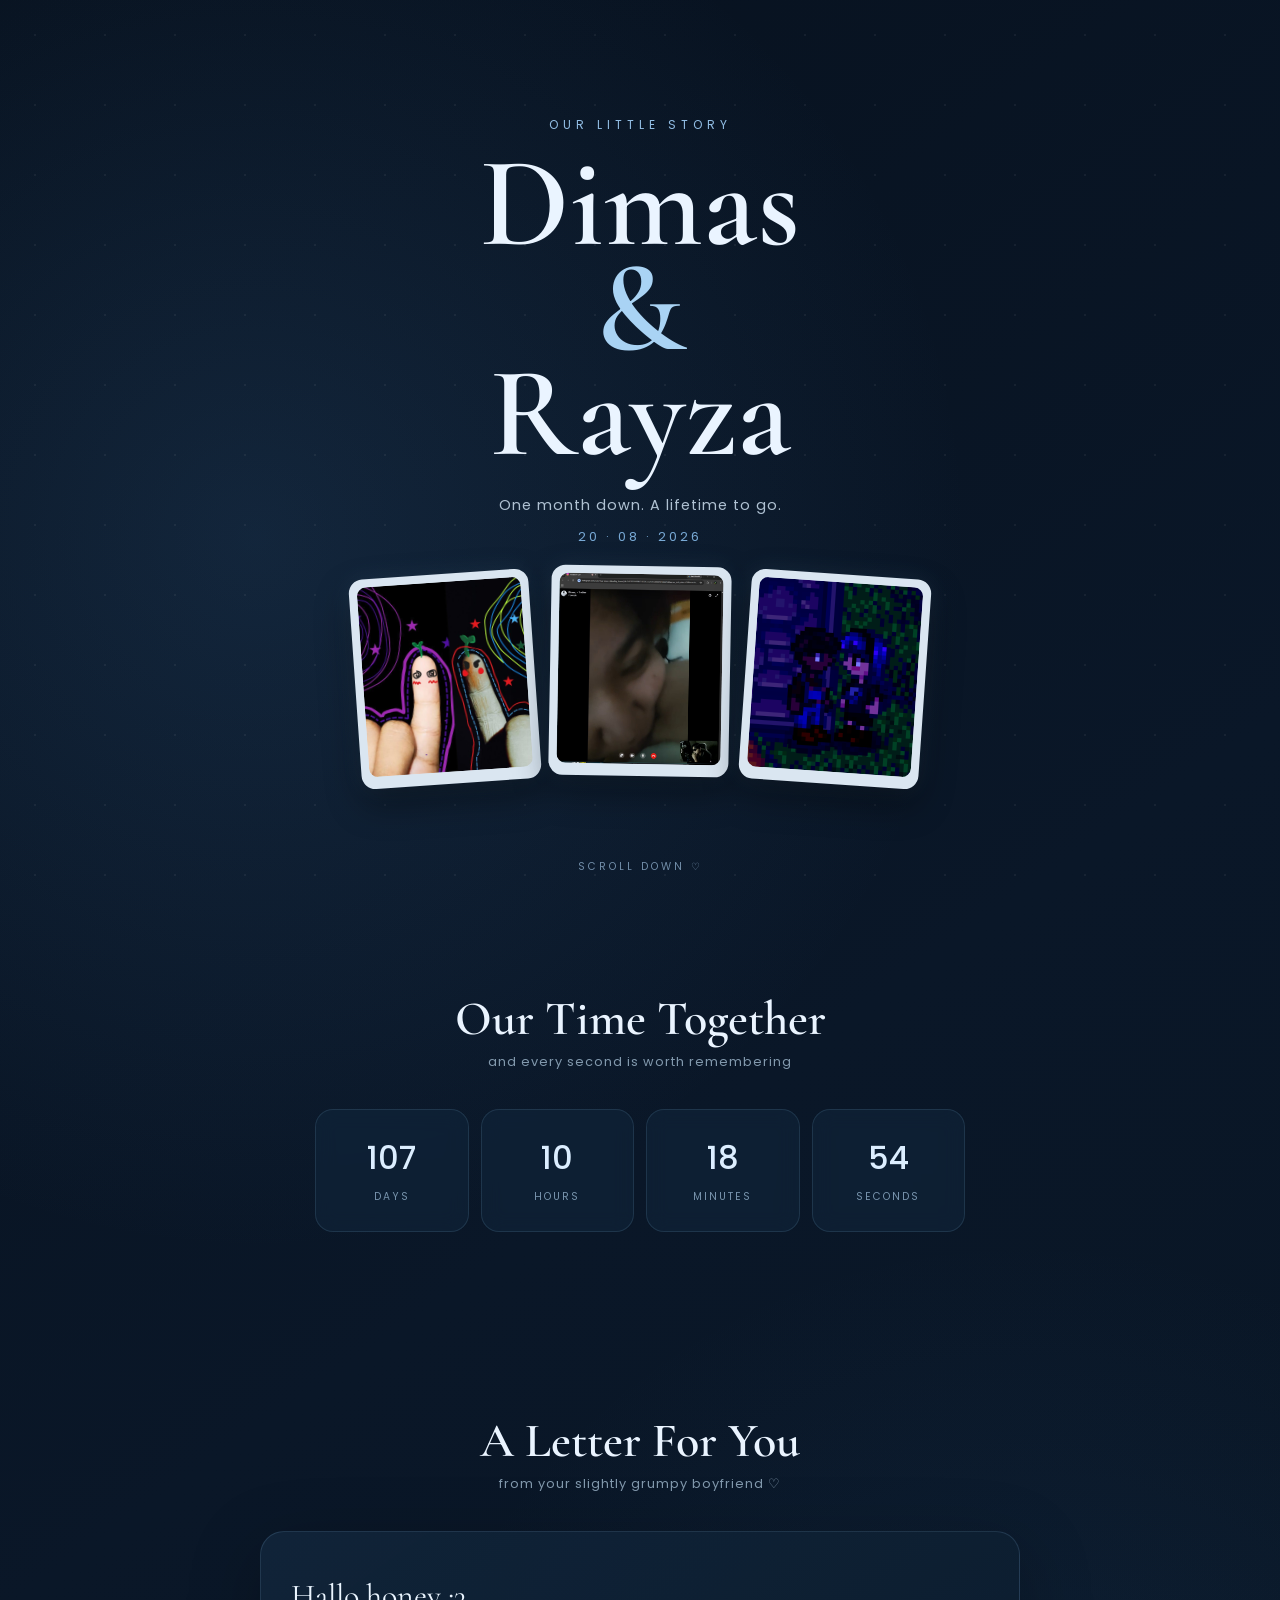
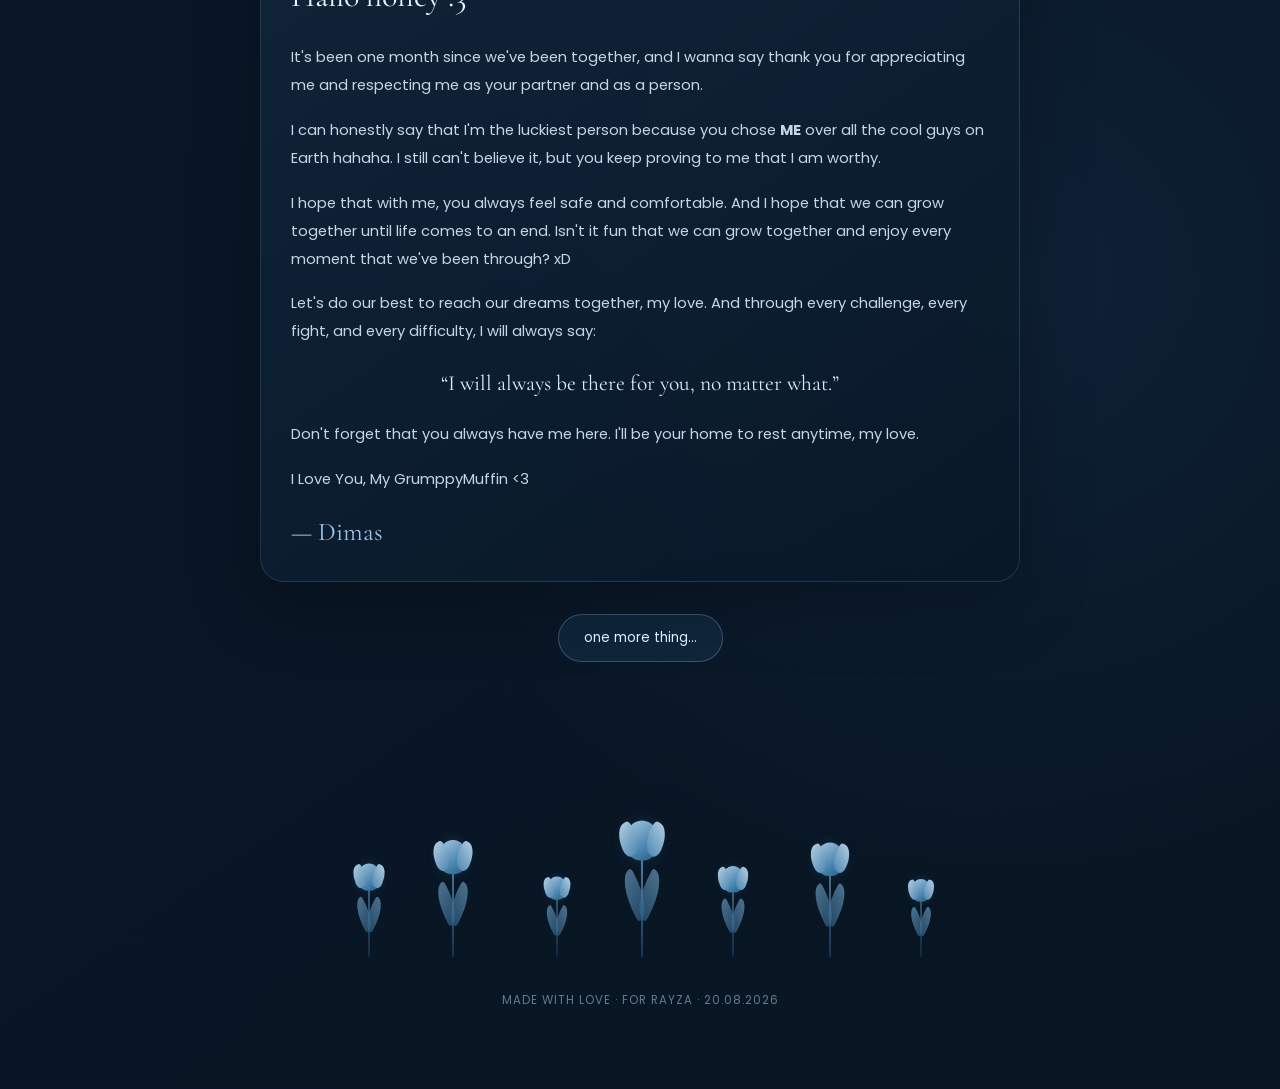
<file: index.html>
<!DOCTYPE html>
   <html lang="en">
<head>
  <meta charset="UTF-8">
    <meta name="viewport" content="width=device-width, initial-scale=1.0">
     <title>For Rayza — Our First Month</title>
<style>
@import url('https://fonts.googleapis.com/css2?family=Cormorant+Garamond:wght@500;600;700&family=Poppins:wght@300;400;500;600&display=swap');

*{box-sizing:border-box;margin:0;padding:0}
body{
  min-height:100vh;
    overflow-x:hidden;
     color:#eaf4ff;
      font-family:Poppins,sans-serif;
  background:
    radial-gradient(circle at 20% 20%,rgba(73,132,190,.16),transparent 30%),
     radial-gradient(circle at 80% 70%,rgba(50,105,165,.13),transparent 30%),
      linear-gradient(145deg,#07111e,#0a1728 45%,#081522);
}
body:before{
  content:"";position:fixed;inset:0;pointer-events:none;
    background-image:radial-gradient(rgba(255,255,255,.7) 1px,transparent 1px);
     background-size:70px 70px;opacity:.08;
}
.container{width:min(900px,92%);margin:auto}
  .hero{min-height:100vh;display:flex;align-items:center;justify-content:center;text-align:center;padding:50px 0;position:relative}
    .hero-content{animation:fadeUp 1.2s ease}
     .eyebrow{font-size:.75rem;letter-spacing:5px;text-transform:uppercase;color:#91bde3;margin-bottom:18px}
       h1{font-family:"Cormorant Garamond",serif;font-size:clamp(4rem,13vw,8rem);line-height:.82;font-weight:600}
        h1 span{display:block;color:#a9d3f4}
.subtitle{margin:28px auto 0;color:#afc1d2;font-size:.9rem;letter-spacing:1px}
 .date{margin-top:12px;color:#78a9d5;font-size:.8rem;letter-spacing:3px}
  .scroll{position:absolute;bottom:25px;left:50%;transform:translateX(-50%);font-size:.65rem;letter-spacing:3px;color:#718da8}
    .heart{color:#a9d3f4;animation:pulse 1.8s infinite}

.section{padding:90px 0}
  .section-title{text-align:center;font-family:"Cormorant Garamond",serif;font-size:3rem;font-weight:600}
   .section-sub{text-align:center;color:#8299ad;font-size:.8rem;margin-top:5px;letter-spacing:1px}
    .counter{
  display:grid;grid-template-columns:repeat(4,1fr);gap:12px;margin:38px auto 0;max-width:650px
}
.time{
  background:rgba(18,39,61,.55);border:1px solid rgba(137,187,227,.14);
   border-radius:18px;padding:24px 10px;text-align:center;backdrop-filter:blur(10px)
}
.time b{display:block;font-size:2rem;font-weight:500;color:#dceeff}
 .time span{font-size:.65rem;color:#7894ad;letter-spacing:2px;text-transform:uppercase}

.letter-wrap{display:flex;justify-content:center;margin-top:38px}
 .letter{
   max-width:760px;width:100%;padding:34px 30px;border-radius:24px;
    background:linear-gradient(145deg,rgba(18,39,61,.8),rgba(8,23,38,.82));
     border:1px solid rgba(144,195,235,.16);box-shadow:0 20px 70px rgba(0,0,0,.25);
}
.letter p{color:#c5d5e3;line-height:1.9;font-size:.92rem;margin-bottom:17px}
  .letter .hello{font-family:"Cormorant Garamond",serif;font-size:2rem;color:#eaf5ff}
    .signature{font-family:"Cormorant Garamond",serif;color:#9bc6e9;font-size:1.6rem;margin-top:22px}

.button{
  display:block;margin:32px auto 0;padding:13px 25px;border-radius:50px;
    border:1px solid rgba(145,196,235,.3);background:rgba(43,91,135,.2);
     color:#dcefff;font-family:Poppins;cursor:pointer;transition:.3s
}
.button:hover{background:rgba(70,125,174,.3);transform:translateY(-2px)}

.hidden-message{
  max-width:620px;margin:20px auto 0;text-align:center;color:#bdd5e8;line-height:1.8;
    opacity:0;max-height:0;overflow:hidden;transition:.7s
}
.hidden-message.show{opacity:1;max-height:200px}

.footer{text-align:center;padding:35px 20px 80px;color:#617b92;font-size:.72rem;letter-spacing:1px}
  .floating-heart{position:fixed;bottom:-30px;color:#76a9d2;opacity:.35;pointer-events:none;animation:float 9s linear forwards}
    @keyframes float{to{transform:translateY(-110vh) rotate(20deg);opacity:0}}
     @keyframes fadeUp{from{opacity:0;transform:translateY(30px)}to{opacity:1;transform:none}}
      @keyframes pulse{50%{transform:scale(1.18)}}
        @media(max-width:600px){
  .counter{grid-template-columns:repeat(2,1fr)}
   .section{padding:70px 0}
    .letter{padding:26px 21px}
     .letter p{font-size:.86rem}
}

.tulip-section{
  height:210px;
  position:relative;
  overflow:hidden;
  margin-top:-25px;
  opacity:.9;
}
.tulip-garden{
  position:absolute;
  left:50%;
  bottom:0;
  width:min(650px,95vw);
  height:190px;
  transform:translateX(-50%);
}
.tulip{
  --s:1;
  position:absolute;
  bottom:0;
  width:42px;
  height:150px;
  transform:scale(var(--s));
  transform-origin:bottom center;
  animation:sway 5s ease-in-out infinite;
}
.tulip i{
  position:absolute;
  left:20px;
  bottom:0;
  width:2px;
  height:112px;
  background:linear-gradient(to top,#183a57,#6596bd);
  border-radius:2px;
}
.tulip span{
  position:absolute;
  left:5px;
  bottom:92px;
  width:32px;
  height:38px;
  border-radius:55% 55% 48% 48%;
  background:linear-gradient(145deg,#b8dcf7,#4f8fbe 65%,#2d618c);
  box-shadow:0 0 18px rgba(103,169,219,.18);
  transform-origin:bottom center;
}
.tulip span:before,
.tulip span:after{
  content:"";
  position:absolute;
  bottom:4px;
  width:17px;
  height:32px;
  background:linear-gradient(145deg,#d0e9fb,#4f8fbe);
  border-radius:80% 20% 70% 30%;
}
.tulip span:before{left:-6px;transform:rotate(-24deg)}
.tulip span:after{right:-6px;transform:scaleX(-1) rotate(-24deg)}
.tulip i:after,
.tulip i:before{
  content:"";
  position:absolute;
  bottom:35px;
  width:18px;
  height:48px;
  background:linear-gradient(145deg,#80b4d9,#24577e);
  border-radius:90% 10% 90% 10%;
  opacity:.7;
}
.tulip i:before{left:-15px;transform:rotate(-28deg)}
.tulip i:after{right:-15px;transform:scaleX(-1) rotate(-28deg)}
.t1{left:5%;--s:.72;animation-delay:-1s}
.t2{left:18%;--s:.9;animation-delay:-2.2s}
.t3{left:34%;--s:.62;animation-delay:-.5s}
.t4{left:47%;--s:1.05;animation-delay:-3s}
.t5{left:61%;--s:.7;animation-delay:-1.7s}
.t6{left:76%;--s:.88;animation-delay:-2.6s}
.t7{left:90%;--s:.6;animation-delay:-.8s}
@keyframes sway{
  0%,100%{margin-left:0;transform:scale(var(--s)) rotate(-1deg)}
  50%{margin-left:3px;transform:scale(var(--s)) rotate(2deg)}
}
@media(max-width:600px){
  .tulip-section{height:175px}
  .tulip-garden{height:160px}
}

  .photo-gallery {
  display: flex;
  justify-content: center;
  align-items: center;
  gap: 15px;
  margin: 28px auto 0;
  flex-wrap: wrap;
}

.photo-frame {
  width: 180px;
  padding: 8px 8px 12px;
  background: rgba(230, 242, 252, .95);
  border-radius: 14px;
  box-shadow:
    0 15px 35px rgba(0,0,0,.4),
    0 0 25px rgba(120,180,225,.12);
  transition: .4s ease;
}

.photo-frame:nth-child(1) {
  transform: rotate(-4deg);
}

.photo-frame:nth-child(2) {
  transform: translateY(-8px) rotate(1deg);
}

.photo-frame:nth-child(3) {
  transform: rotate(4deg);
}

.photo-frame:hover {
  transform: translateY(-10px) rotate(0deg) scale(1.05);
  z-index: 2;
}

.photo-frame img {
  width: 100%;
  height: 190px;
  object-fit: cover;
  display: block;
  border-radius: 9px;
}

</style>
</head>
<body>

<section class="hero">
  <div class="hero-content container">
    <div class="eyebrow">Our little story</div>
    <h1>Dimas <span>&</span> Rayza</h1>
    <div class="subtitle">One month down. A lifetime to go.</div>
    <div class="date">20 · 08 · 2026</div>
    <div class="photo-gallery">
  <div class="photo-frame">
    <img src="janji.jpg" alt="Memory 1">
  </div>

  <div class="photo-frame">
    <img src="ig (345).jpg" alt="Memory 2">
  </div>

  <div class="photo-frame">
    <img src="stardew.png" alt="Memory 3">
     
  </div>
  <div class="scroll">SCROLL DOWN ♡</div>
</section>

<section class="section">
  <div class="container">
    <h2 class="section-title">Our Time Together</h2>
    <p class="section-sub">and every second is worth remembering</p>
    <div class="counter">
      <div class="time"><b id="days">0</b><span>Days</span></div>
      <div class="time"><b id="hours">0</b><span>Hours</span></div>
      <div class="time"><b id="minutes">0</b><span>Minutes</span></div>
      <div class="time"><b id="seconds">0</b><span>Seconds</span></div>
    </div>
  </div>
</section>

<section class="section">
  <div class="container">
    <h2 class="section-title">A Letter For You</h2>
    <p class="section-sub">from your slightly grumpy boyfriend ♡</p>

    <div class="letter-wrap">
      <article class="letter">
        <p class="hello">Hallo honey :3</p>
        <p>It's been one month since we've been together, and I wanna say thank you for appreciating me and respecting me as your partner and as a person.</p>
        <p>I can honestly say that I'm the luckiest person because you chose <b>ME</b> over all the cool guys on Earth hahaha. I still can't believe it, but you keep proving to me that I am worthy.</p>
        <p>I hope that with me, you always feel safe and comfortable. And I hope that we can grow together until life comes to an end. Isn't it fun that we can grow together and enjoy every moment that we've been through? xD</p>
        <p>Let's do our best to reach our dreams together, my love. And through every challenge, every fight, and every difficulty, I will always say:</p>
        <p style="text-align:center;color:#d8ebfb;font-family:'Cormorant Garamond',serif;font-size:1.35rem;">“I will always be there for you, no matter what.”</p>
        <p>Don't forget that you always have me here. I'll be your home to rest anytime, my love.</p>
        <p>I Love You, My GrumppyMuffin &lt;3</p>
        <div class="signature">— Dimas</div>
      </article>
    </div>

    <button class="button" onclick="showSecret()">one more thing...</button>
    <div id="secret" class="hidden-message">
      Whatever happens, I don't need perfect days with you.<br>
      I just want the real ones — the silly ones, the difficult ones,<br>
      the quiet ones, and all the little moments in between. ♡
    </div>
  </div>
</section>

<section class="tulip-section" aria-hidden="true">
  <div class="tulip-garden">
    <div class="tulip t1"><i></i><span></span></div>
    <div class="tulip t2"><i></i><span></span></div>
    <div class="tulip t3"><i></i><span></span></div>
    <div class="tulip t4"><i></i><span></span></div>
    <div class="tulip t5"><i></i><span></span></div>
    <div class="tulip t6"><i></i><span></span></div>
    <div class="tulip t7"><i></i><span></span></div>
  </div>
</section>

<footer class="footer">
  MADE WITH LOVE · FOR RAYZA · 20.08.2026
</footer>

<script>
const start = new Date("2026-08-20T00:00:00+07:00");

function updateCounter(){
  const now = new Date();
  let diff = Math.max(0, now - start);
  const days = Math.floor(diff / 86400000); diff %= 86400000;
  const hours = Math.floor(diff / 3600000); diff %= 3600000;
  const minutes = Math.floor(diff / 60000); diff %= 60000;
  const seconds = Math.floor(diff / 1000);

  document.getElementById("days").textContent = days;
  document.getElementById("hours").textContent = hours;
  document.getElementById("minutes").textContent = minutes;
  document.getElementById("seconds").textContent = seconds;
}
updateCounter();
setInterval(updateCounter,1000);

function showSecret(){
  document.getElementById("secret").classList.toggle("show");
}

function createHeart(){
  const h=document.createElement("div");
  h.className="floating-heart";
  h.textContent=["♡","♥","✦"][Math.floor(Math.random()*3)];
  h.style.left=Math.random()*100+"vw";
  h.style.fontSize=(10+Math.random()*14)+"px";
  h.style.animationDuration=(7+Math.random()*5)+"s";
  document.body.appendChild(h);
  setTimeout(()=>h.remove(),12000);
}
setInterval(createHeart,1100);
</script>
</body>
</html>
</file>
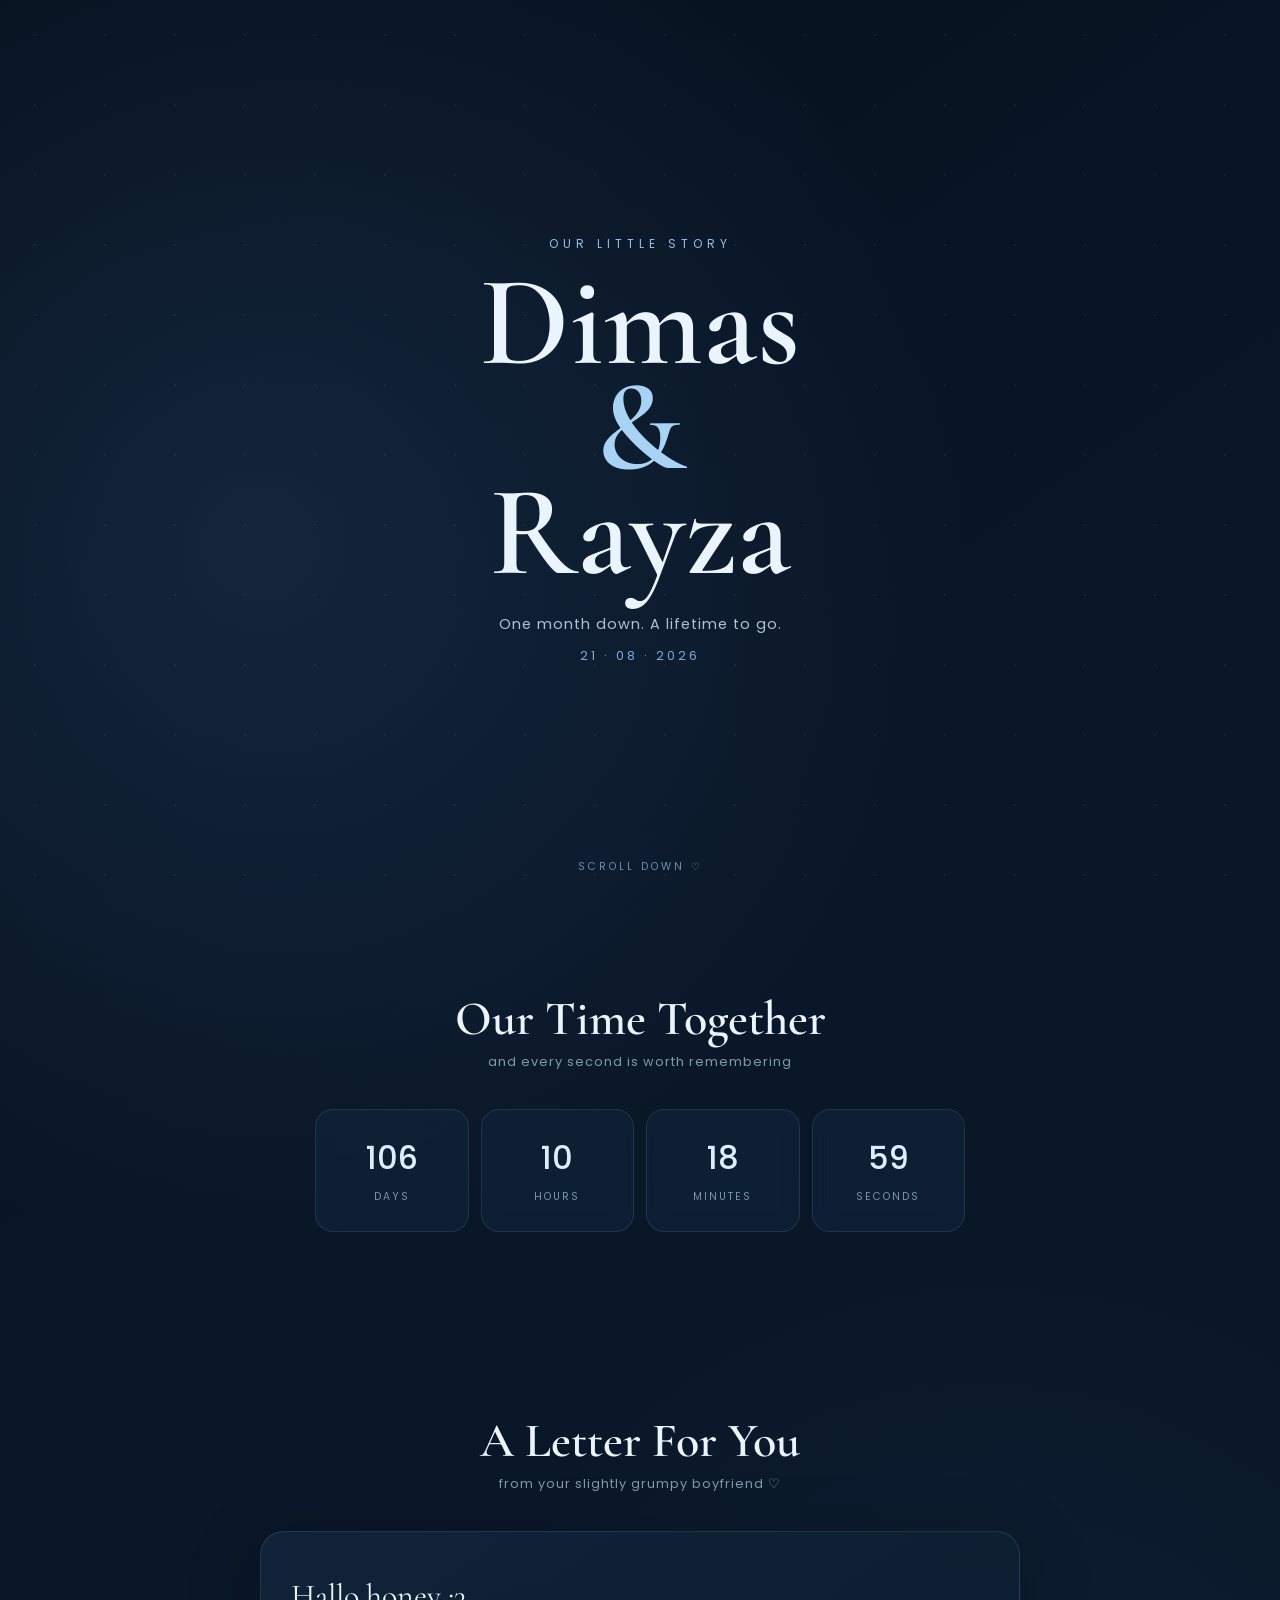
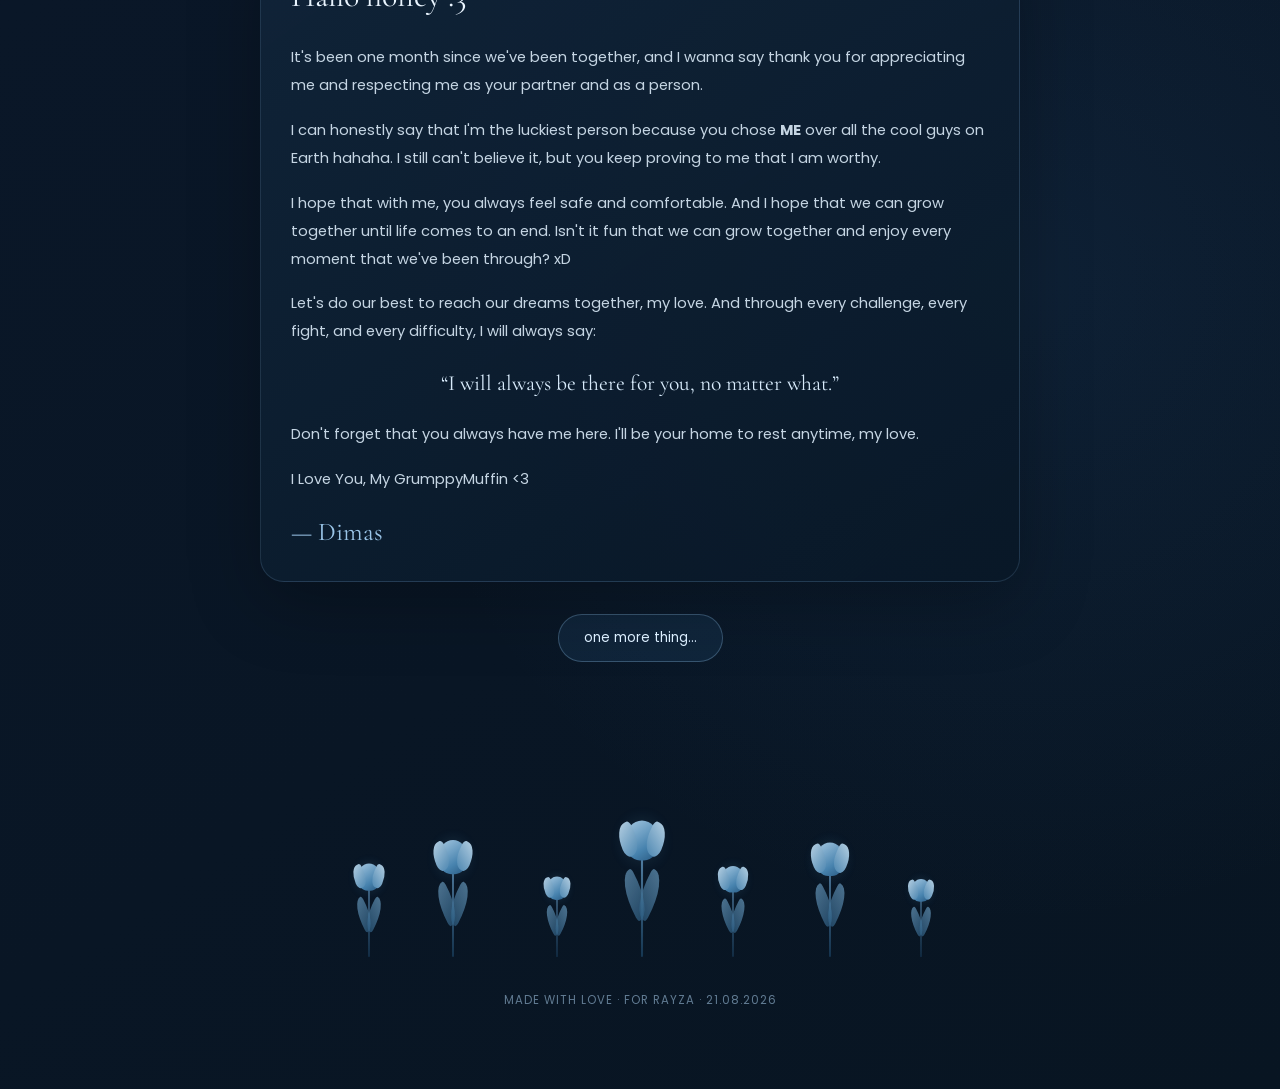
<file: Secret.html>
<!DOCTYPE html>
   <html lang="en">
<head>
  <meta charset="UTF-8">
    <meta name="viewport" content="width=device-width, initial-scale=1.0">
     <title>For Rayza — Our First Month</title>
<style>
@import url('https://fonts.googleapis.com/css2?family=Cormorant+Garamond:wght@500;600;700&family=Poppins:wght@300;400;500;600&display=swap');

*{box-sizing:border-box;margin:0;padding:0}
body{
  min-height:100vh;
    overflow-x:hidden;
     color:#eaf4ff;
      font-family:Poppins,sans-serif;
  background:
    radial-gradient(circle at 20% 20%,rgba(73,132,190,.16),transparent 30%),
     radial-gradient(circle at 80% 70%,rgba(50,105,165,.13),transparent 30%),
      linear-gradient(145deg,#07111e,#0a1728 45%,#081522);
}
body:before{
  content:"";position:fixed;inset:0;pointer-events:none;
    background-image:radial-gradient(rgba(255,255,255,.7) 1px,transparent 1px);
     background-size:70px 70px;opacity:.08;
}
.container{width:min(900px,92%);margin:auto}
  .hero{min-height:100vh;display:flex;align-items:center;justify-content:center;text-align:center;padding:50px 0;position:relative}
    .hero-content{animation:fadeUp 1.2s ease}
     .eyebrow{font-size:.75rem;letter-spacing:5px;text-transform:uppercase;color:#91bde3;margin-bottom:18px}
       h1{font-family:"Cormorant Garamond",serif;font-size:clamp(4rem,13vw,8rem);line-height:.82;font-weight:600}
        h1 span{display:block;color:#a9d3f4}
.subtitle{margin:28px auto 0;color:#afc1d2;font-size:.9rem;letter-spacing:1px}
 .date{margin-top:12px;color:#78a9d5;font-size:.8rem;letter-spacing:3px}
  .scroll{position:absolute;bottom:25px;left:50%;transform:translateX(-50%);font-size:.65rem;letter-spacing:3px;color:#718da8}
    .heart{color:#a9d3f4;animation:pulse 1.8s infinite}

.section{padding:90px 0}
  .section-title{text-align:center;font-family:"Cormorant Garamond",serif;font-size:3rem;font-weight:600}
   .section-sub{text-align:center;color:#8299ad;font-size:.8rem;margin-top:5px;letter-spacing:1px}
    .counter{
  display:grid;grid-template-columns:repeat(4,1fr);gap:12px;margin:38px auto 0;max-width:650px
}
.time{
  background:rgba(18,39,61,.55);border:1px solid rgba(137,187,227,.14);
   border-radius:18px;padding:24px 10px;text-align:center;backdrop-filter:blur(10px)
}
.time b{display:block;font-size:2rem;font-weight:500;color:#dceeff}
 .time span{font-size:.65rem;color:#7894ad;letter-spacing:2px;text-transform:uppercase}

.letter-wrap{display:flex;justify-content:center;margin-top:38px}
 .letter{
   max-width:760px;width:100%;padding:34px 30px;border-radius:24px;
    background:linear-gradient(145deg,rgba(18,39,61,.8),rgba(8,23,38,.82));
     border:1px solid rgba(144,195,235,.16);box-shadow:0 20px 70px rgba(0,0,0,.25);
}
.letter p{color:#c5d5e3;line-height:1.9;font-size:.92rem;margin-bottom:17px}
  .letter .hello{font-family:"Cormorant Garamond",serif;font-size:2rem;color:#eaf5ff}
    .signature{font-family:"Cormorant Garamond",serif;color:#9bc6e9;font-size:1.6rem;margin-top:22px}

.button{
  display:block;margin:32px auto 0;padding:13px 25px;border-radius:50px;
    border:1px solid rgba(145,196,235,.3);background:rgba(43,91,135,.2);
     color:#dcefff;font-family:Poppins;cursor:pointer;transition:.3s
}
.button:hover{background:rgba(70,125,174,.3);transform:translateY(-2px)}

.hidden-message{
  max-width:620px;margin:20px auto 0;text-align:center;color:#bdd5e8;line-height:1.8;
    opacity:0;max-height:0;overflow:hidden;transition:.7s
}
.hidden-message.show{opacity:1;max-height:200px}

.footer{text-align:center;padding:35px 20px 80px;color:#617b92;font-size:.72rem;letter-spacing:1px}
  .floating-heart{position:fixed;bottom:-30px;color:#76a9d2;opacity:.35;pointer-events:none;animation:float 9s linear forwards}
    @keyframes float{to{transform:translateY(-110vh) rotate(20deg);opacity:0}}
     @keyframes fadeUp{from{opacity:0;transform:translateY(30px)}to{opacity:1;transform:none}}
      @keyframes pulse{50%{transform:scale(1.18)}}
        @media(max-width:600px){
  .counter{grid-template-columns:repeat(2,1fr)}
   .section{padding:70px 0}
    .letter{padding:26px 21px}
     .letter p{font-size:.86rem}
}

.tulip-section{
  height:210px;
  position:relative;
  overflow:hidden;
  margin-top:-25px;
  opacity:.9;
}
.tulip-garden{
  position:absolute;
  left:50%;
  bottom:0;
  width:min(650px,95vw);
  height:190px;
  transform:translateX(-50%);
}
.tulip{
  --s:1;
  position:absolute;
  bottom:0;
  width:42px;
  height:150px;
  transform:scale(var(--s));
  transform-origin:bottom center;
  animation:sway 5s ease-in-out infinite;
}
.tulip i{
  position:absolute;
  left:20px;
  bottom:0;
  width:2px;
  height:112px;
  background:linear-gradient(to top,#183a57,#6596bd);
  border-radius:2px;
}
.tulip span{
  position:absolute;
  left:5px;
  bottom:92px;
  width:32px;
  height:38px;
  border-radius:55% 55% 48% 48%;
  background:linear-gradient(145deg,#b8dcf7,#4f8fbe 65%,#2d618c);
  box-shadow:0 0 18px rgba(103,169,219,.18);
  transform-origin:bottom center;
}
.tulip span:before,
.tulip span:after{
  content:"";
  position:absolute;
  bottom:4px;
  width:17px;
  height:32px;
  background:linear-gradient(145deg,#d0e9fb,#4f8fbe);
  border-radius:80% 20% 70% 30%;
}
.tulip span:before{left:-6px;transform:rotate(-24deg)}
.tulip span:after{right:-6px;transform:scaleX(-1) rotate(-24deg)}
.tulip i:after,
.tulip i:before{
  content:"";
  position:absolute;
  bottom:35px;
  width:18px;
  height:48px;
  background:linear-gradient(145deg,#80b4d9,#24577e);
  border-radius:90% 10% 90% 10%;
  opacity:.7;
}
.tulip i:before{left:-15px;transform:rotate(-28deg)}
.tulip i:after{right:-15px;transform:scaleX(-1) rotate(-28deg)}
.t1{left:5%;--s:.72;animation-delay:-1s}
.t2{left:18%;--s:.9;animation-delay:-2.2s}
.t3{left:34%;--s:.62;animation-delay:-.5s}
.t4{left:47%;--s:1.05;animation-delay:-3s}
.t5{left:61%;--s:.7;animation-delay:-1.7s}
.t6{left:76%;--s:.88;animation-delay:-2.6s}
.t7{left:90%;--s:.6;animation-delay:-.8s}
@keyframes sway{
  0%,100%{margin-left:0;transform:scale(var(--s)) rotate(-1deg)}
  50%{margin-left:3px;transform:scale(var(--s)) rotate(2deg)}
}
@media(max-width:600px){
  .tulip-section{height:175px}
  .tulip-garden{height:160px}
}

</style>
</head>
<body>

<section class="hero">
  <div class="hero-content container">
    <div class="eyebrow">Our little story</div>
    <h1>Dimas <span>&</span> Rayza</h1>
    <div class="subtitle">One month down. A lifetime to go.</div>
    <div class="date">21 · 08 · 2026</div>
  </div>
  <div class="scroll">SCROLL DOWN ♡</div>
</section>

<section class="section">
  <div class="container">
    <h2 class="section-title">Our Time Together</h2>
    <p class="section-sub">and every second is worth remembering</p>
    <div class="counter">
      <div class="time"><b id="days">0</b><span>Days</span></div>
      <div class="time"><b id="hours">0</b><span>Hours</span></div>
      <div class="time"><b id="minutes">0</b><span>Minutes</span></div>
      <div class="time"><b id="seconds">0</b><span>Seconds</span></div>
    </div>
  </div>
</section>

<section class="section">
  <div class="container">
    <h2 class="section-title">A Letter For You</h2>
    <p class="section-sub">from your slightly grumpy boyfriend ♡</p>

    <div class="letter-wrap">
      <article class="letter">
        <p class="hello">Hallo honey :3</p>
        <p>It's been one month since we've been together, and I wanna say thank you for appreciating me and respecting me as your partner and as a person.</p>
        <p>I can honestly say that I'm the luckiest person because you chose <b>ME</b> over all the cool guys on Earth hahaha. I still can't believe it, but you keep proving to me that I am worthy.</p>
        <p>I hope that with me, you always feel safe and comfortable. And I hope that we can grow together until life comes to an end. Isn't it fun that we can grow together and enjoy every moment that we've been through? xD</p>
        <p>Let's do our best to reach our dreams together, my love. And through every challenge, every fight, and every difficulty, I will always say:</p>
        <p style="text-align:center;color:#d8ebfb;font-family:'Cormorant Garamond',serif;font-size:1.35rem;">“I will always be there for you, no matter what.”</p>
        <p>Don't forget that you always have me here. I'll be your home to rest anytime, my love.</p>
        <p>I Love You, My GrumppyMuffin &lt;3</p>
        <div class="signature">— Dimas</div>
      </article>
    </div>

    <button class="button" onclick="showSecret()">one more thing...</button>
    <div id="secret" class="hidden-message">
      Whatever happens, I don't need perfect days with you.<br>
      I just want the real ones — the silly ones, the difficult ones,<br>
      the quiet ones, and all the little moments in between. ♡
    </div>
  </div>
</section>

<section class="tulip-section" aria-hidden="true">
  <div class="tulip-garden">
    <div class="tulip t1"><i></i><span></span></div>
    <div class="tulip t2"><i></i><span></span></div>
    <div class="tulip t3"><i></i><span></span></div>
    <div class="tulip t4"><i></i><span></span></div>
    <div class="tulip t5"><i></i><span></span></div>
    <div class="tulip t6"><i></i><span></span></div>
    <div class="tulip t7"><i></i><span></span></div>
  </div>
</section>

<footer class="footer">
  MADE WITH LOVE · FOR RAYZA · 21.08.2026
</footer>

<script>
const start = new Date("2026-08-21T00:00:00+07:00");

function updateCounter(){
  const now = new Date();
  let diff = Math.max(0, now - start);
  const days = Math.floor(diff / 86400000); diff %= 86400000;
  const hours = Math.floor(diff / 3600000); diff %= 3600000;
  const minutes = Math.floor(diff / 60000); diff %= 60000;
  const seconds = Math.floor(diff / 1000);

  document.getElementById("days").textContent = days;
  document.getElementById("hours").textContent = hours;
  document.getElementById("minutes").textContent = minutes;
  document.getElementById("seconds").textContent = seconds;
}
updateCounter();
setInterval(updateCounter,1000);

function showSecret(){
  document.getElementById("secret").classList.toggle("show");
}

function createHeart(){
  const h=document.createElement("div");
  h.className="floating-heart";
  h.textContent=["♡","♥","✦"][Math.floor(Math.random()*3)];
  h.style.left=Math.random()*100+"vw";
  h.style.fontSize=(10+Math.random()*14)+"px";
  h.style.animationDuration=(7+Math.random()*5)+"s";
  document.body.appendChild(h);
  setTimeout(()=>h.remove(),12000);
}
setInterval(createHeart,1100);
</script>
</body>
</html>
</file>
